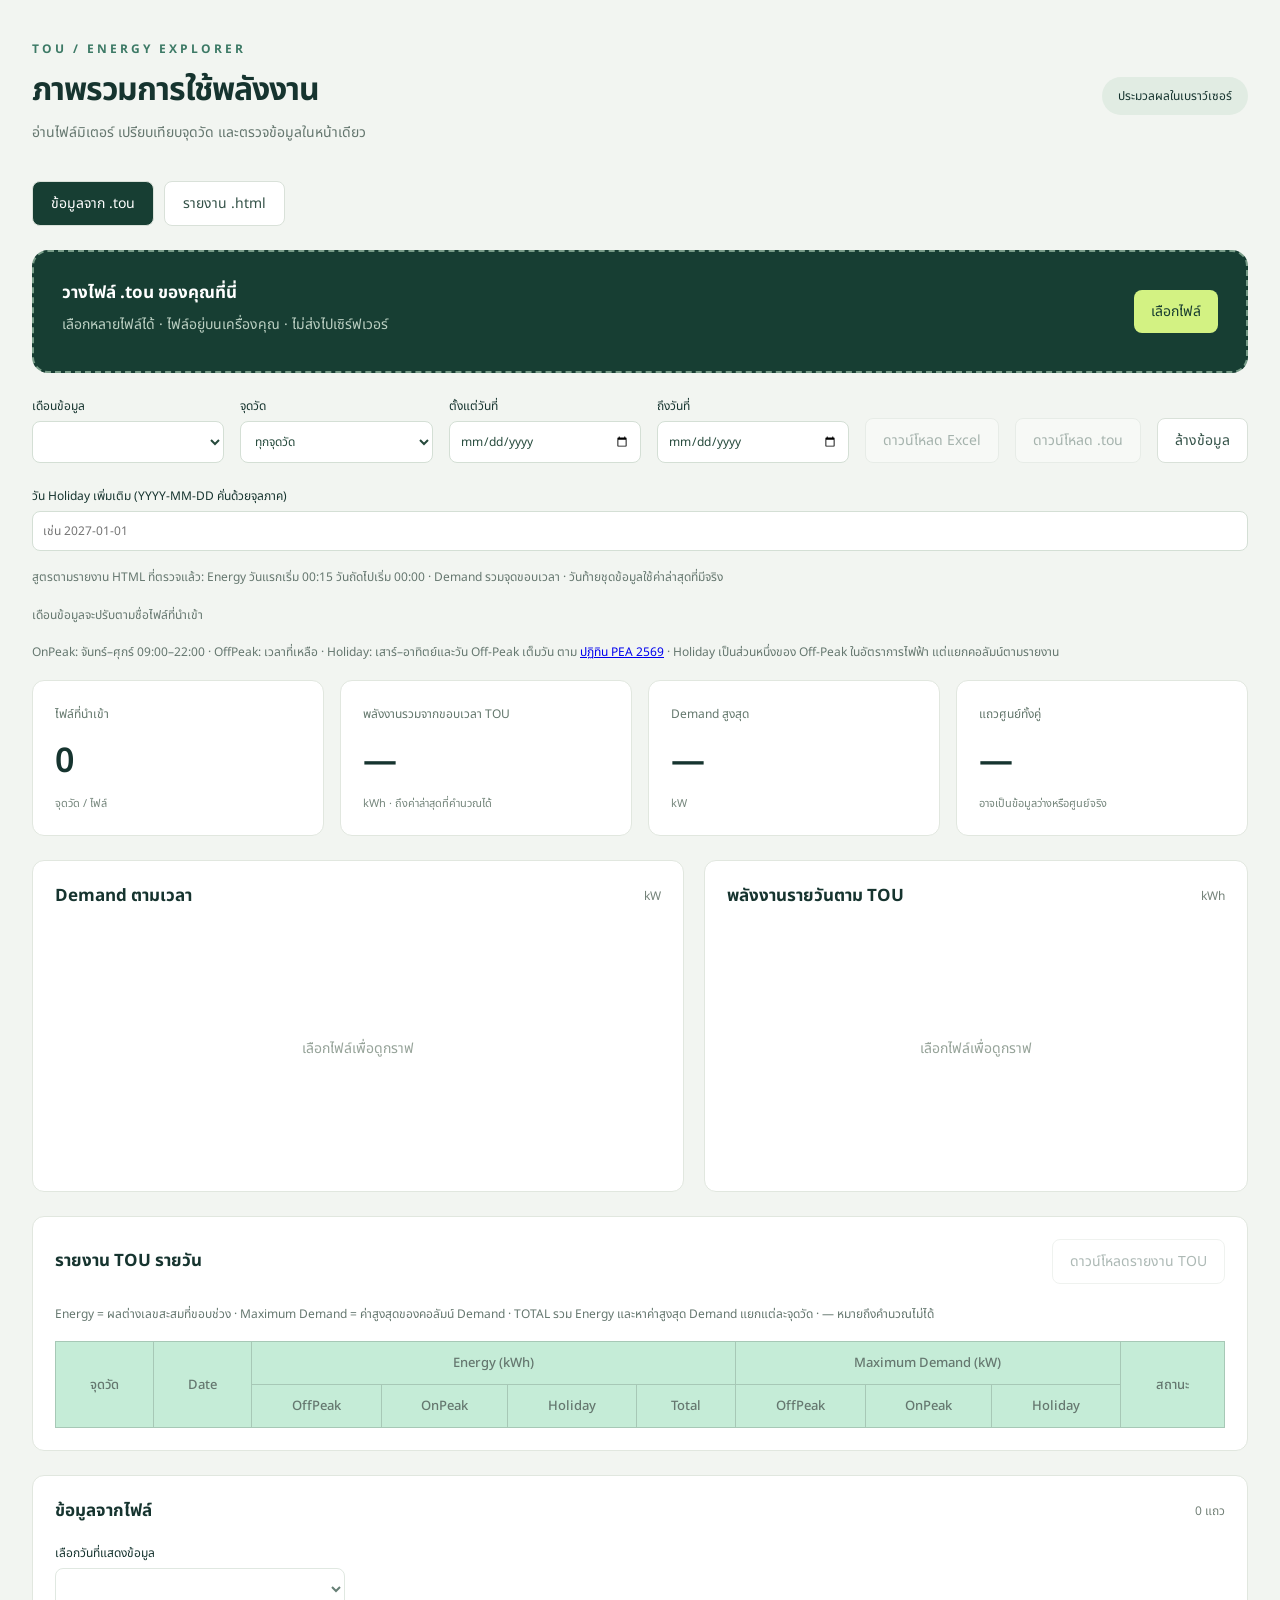
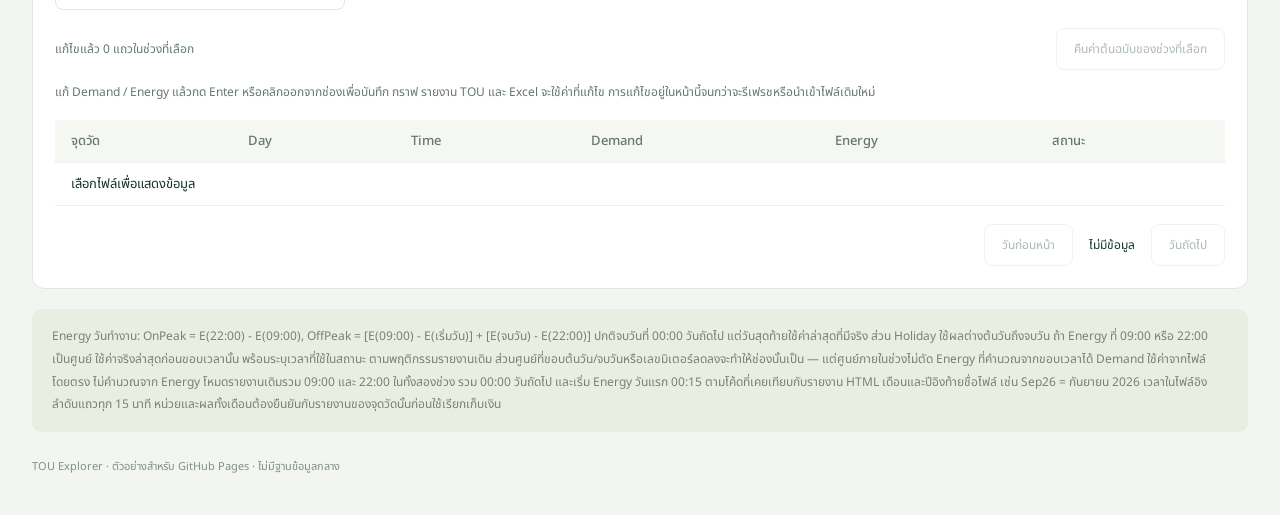
<file: index.html>
<!doctype html>
<html lang="th"><head><meta charset="utf-8"><meta name="viewport" content="width=device-width,initial-scale=1"><title>TOU · Energy Dashboard</title><link rel="stylesheet" href="style.css"><style>.main-menu{display:flex;gap:10px;margin-bottom:24px}.main-menu a{padding:11px 18px;border-radius:8px;text-decoration:none;color:#345248;background:white;border:1px solid #d9e1d9}.main-menu a[aria-current]{background:#173e33;color:white}</style></head>
<body><main>
<header><div><div class="eyebrow">TOU / ENERGY EXPLORER</div><h1>ภาพรวมการใช้พลังงาน</h1><p>อ่านไฟล์มิเตอร์ เปรียบเทียบจุดวัด และตรวจข้อมูลในหน้าเดียว</p></div><span class="badge">ประมวลผลในเบราว์เซอร์</span></header>
<nav class="main-menu" aria-label="เมนูหลัก"><a href="index.html" aria-current="page">ข้อมูลจาก .tou</a><a href="html-report.html">รายงาน .html</a></nav>
<section id="drop" class="upload"><div><h2>วางไฟล์ .tou ของคุณที่นี่</h2><p>เลือกหลายไฟล์ได้ · ไฟล์อยู่บนเครื่องคุณ · ไม่ส่งไปเซิร์ฟเวอร์</p></div><div class="actions"><label class="button">เลือกไฟล์<input id="files" type="file" accept=".tou" multiple hidden></label></div></section>
<p id="message" role="status" aria-live="polite"></p>
<section class="filters"><label>เดือนข้อมูล<select id="period"></select></label><label>จุดวัด<select id="meter"><option value="all">ทุกจุดวัด</option></select></label><label>ตั้งแต่วันที่<input type="date" id="from"></label><label>ถึงวันที่<input type="date" id="to"></label><button id="export" class="secondary">ดาวน์โหลด Excel</button><button id="touExport" class="secondary" title="ส่งออกทั้งไฟล์พร้อมค่าที่แก้ไข ไม่ตัดตามช่วงวันที่">ดาวน์โหลด .tou</button><button id="clear" class="secondary">ล้างข้อมูล</button></section>
<section class="tou-options"><label>วัน Holiday เพิ่มเติม (YYYY-MM-DD คั่นด้วยจุลภาค)<input id="holidays" placeholder="เช่น 2027-01-01"></label></section><p class="rule">สูตรตามรายงาน HTML ที่ตรวจแล้ว: Energy วันแรกเริ่ม 00:15 วันถัดไปเริ่ม 00:00 · Demand รวมจุดขอบเวลา · วันท้ายชุดข้อมูลใช้ค่าล่าสุดที่มีจริง</p><p id="periodInfo" class="rule"></p><p class="rule">OnPeak: จันทร์–ศุกร์ 09:00–22:00 · OffPeak: เวลาที่เหลือ · Holiday: เสาร์–อาทิตย์และวัน Off-Peak เต็มวัน ตาม <a href="https://www.pea.co.th/sites/default/files/users/user36/Off-Peak_Calendar_2569_0.jpg" target="_blank" rel="noopener">ปฏิทิน PEA 2569</a> · Holiday เป็นส่วนหนึ่งของ Off-Peak ในอัตราการไฟฟ้า แต่แยกคอลัมน์ตามรายงาน</p><p id="calendarWarning" role="status"></p><section class="cards"><article><span>ไฟล์ที่นำเข้า</span><strong id="count">0</strong><small>จุดวัด / ไฟล์</small></article><article><span>พลังงานรวมจากขอบเวลา TOU</span><strong id="energy">—</strong><small>kWh · ถึงค่าล่าสุดที่คำนวณได้</small></article><article><span>Demand สูงสุด</span><strong id="peak">—</strong><small id="peakAt">kW</small></article><article><span>แถวศูนย์ทั้งคู่</span><strong id="gaps">—</strong><small>อาจเป็นข้อมูลว่างหรือศูนย์จริง</small></article></section>
<section class="charts"><article class="panel"><div class="panelhead"><h2>Demand ตามเวลา</h2><span>kW</span></div><div id="demandChart" class="chart"></div></article><article class="panel"><div class="panelhead"><h2>พลังงานรายวันตาม TOU</h2><span>kWh</span></div><div id="energyChart" class="chart"></div></article></section>
<section class="panel daily-panel"><div class="panelhead"><h2>รายงาน TOU รายวัน</h2><button id="dailyExport" class="secondary">ดาวน์โหลดรายงาน TOU</button></div><p class="rule">Energy = ผลต่างเลขสะสมที่ขอบช่วง · Maximum Demand = ค่าสูงสุดของคอลัมน์ Demand · TOTAL รวม Energy และหาค่าสูงสุด Demand แยกแต่ละจุดวัด · — หมายถึงคำนวณไม่ได้</p><div class="tablewrap"><table class="tou-table"><thead><tr><th rowspan="2">จุดวัด</th><th rowspan="2">Date</th><th colspan="4">Energy (kWh)</th><th colspan="3">Maximum Demand (kW)</th><th rowspan="2">สถานะ</th></tr><tr><th>OffPeak</th><th>OnPeak</th><th>Holiday</th><th>Total</th><th>OffPeak</th><th>OnPeak</th><th>Holiday</th></tr></thead><tbody id="dailyTable"></tbody></table></div></section><section class="panel"><div class="panelhead"><h2>ข้อมูลจากไฟล์</h2><span id="rowsCount">0 แถว</span></div><div class="day-toolbar"><label>เลือกวันที่แสดงข้อมูล<select id="rawDay"></select></label><span id="dayRowsCount"></span></div><div class="edit-toolbar"><span id="editCount">แก้ไขแล้ว 0 แถว</span><button id="restore" class="secondary" disabled>คืนค่าต้นฉบับของช่วงที่เลือก</button></div><p class="rule">แก้ Demand / Energy แล้วกด Enter หรือคลิกออกจากช่องเพื่อบันทึก กราฟ รายงาน TOU และ Excel จะใช้ค่าที่แก้ไข การแก้ไขอยู่ในหน้านี้จนกว่าจะรีเฟรชหรือนำเข้าไฟล์เดิมใหม่</p><p id="editMessage" role="status" aria-live="polite"></p><div class="tablewrap"><table><thead><tr><th>จุดวัด</th><th>Day</th><th>Time</th><th>Demand</th><th>Energy</th><th>สถานะ</th></tr></thead><tbody id="table"></tbody></table></div><div class="pager"><button id="prev" class="secondary">วันก่อนหน้า</button><span id="page">—</span><button id="next" class="secondary">วันถัดไป</button></div></section>
<aside>Energy วันทำงาน: OnPeak = E(22:00) − E(09:00), OffPeak = [E(09:00) − E(เริ่มวัน)] + [E(จบวัน) − E(22:00)] ปกติจบวันที่ 00:00 วันถัดไป แต่วันสุดท้ายใช้ค่าล่าสุดที่มีจริง ส่วน Holiday ใช้ผลต่างต้นวันถึงจบวัน ถ้า Energy ที่ 09:00 หรือ 22:00 เป็นศูนย์ ใช้ค่าจริงล่าสุดก่อนขอบเวลานั้น พร้อมระบุเวลาที่ใช้ในสถานะ ตามพฤติกรรมรายงานเดิม ส่วนศูนย์ที่ขอบต้นวัน/จบวันหรือเลขมิเตอร์ลดลงจะทำให้ช่องนั้นเป็น — แต่ศูนย์ภายในช่วงไม่ตัด Energy ที่คำนวณจากขอบเวลาได้ Demand ใช้ค่าจากไฟล์โดยตรง ไม่คำนวณจาก Energy โหมดรายงานเดิมรวม 09:00 และ 22:00 ในทั้งสองช่วง รวม 00:00 วันถัดไป และเริ่ม Energy วันแรก 00:15 ตามโค้ดที่เคยเทียบกับรายงาน HTML เดือนและปีอิงท้ายชื่อไฟล์ เช่น Sep26 = กันยายน 2026 เวลาในไฟล์อิงลำดับแถวทุก 15 นาที หน่วยและผลทั้งเดือนต้องยืนยันกับรายงานของจุดวัดนั้นก่อนใช้เรียกเก็บเงิน</aside>
<footer>TOU Explorer · ตัวอย่างสำหรับ GitHub Pages · ไม่มีฐานข้อมูลกลาง</footer>
</main><script type="module" src="app.js?v=20261027-boundary2"></script></body></html>
</file>
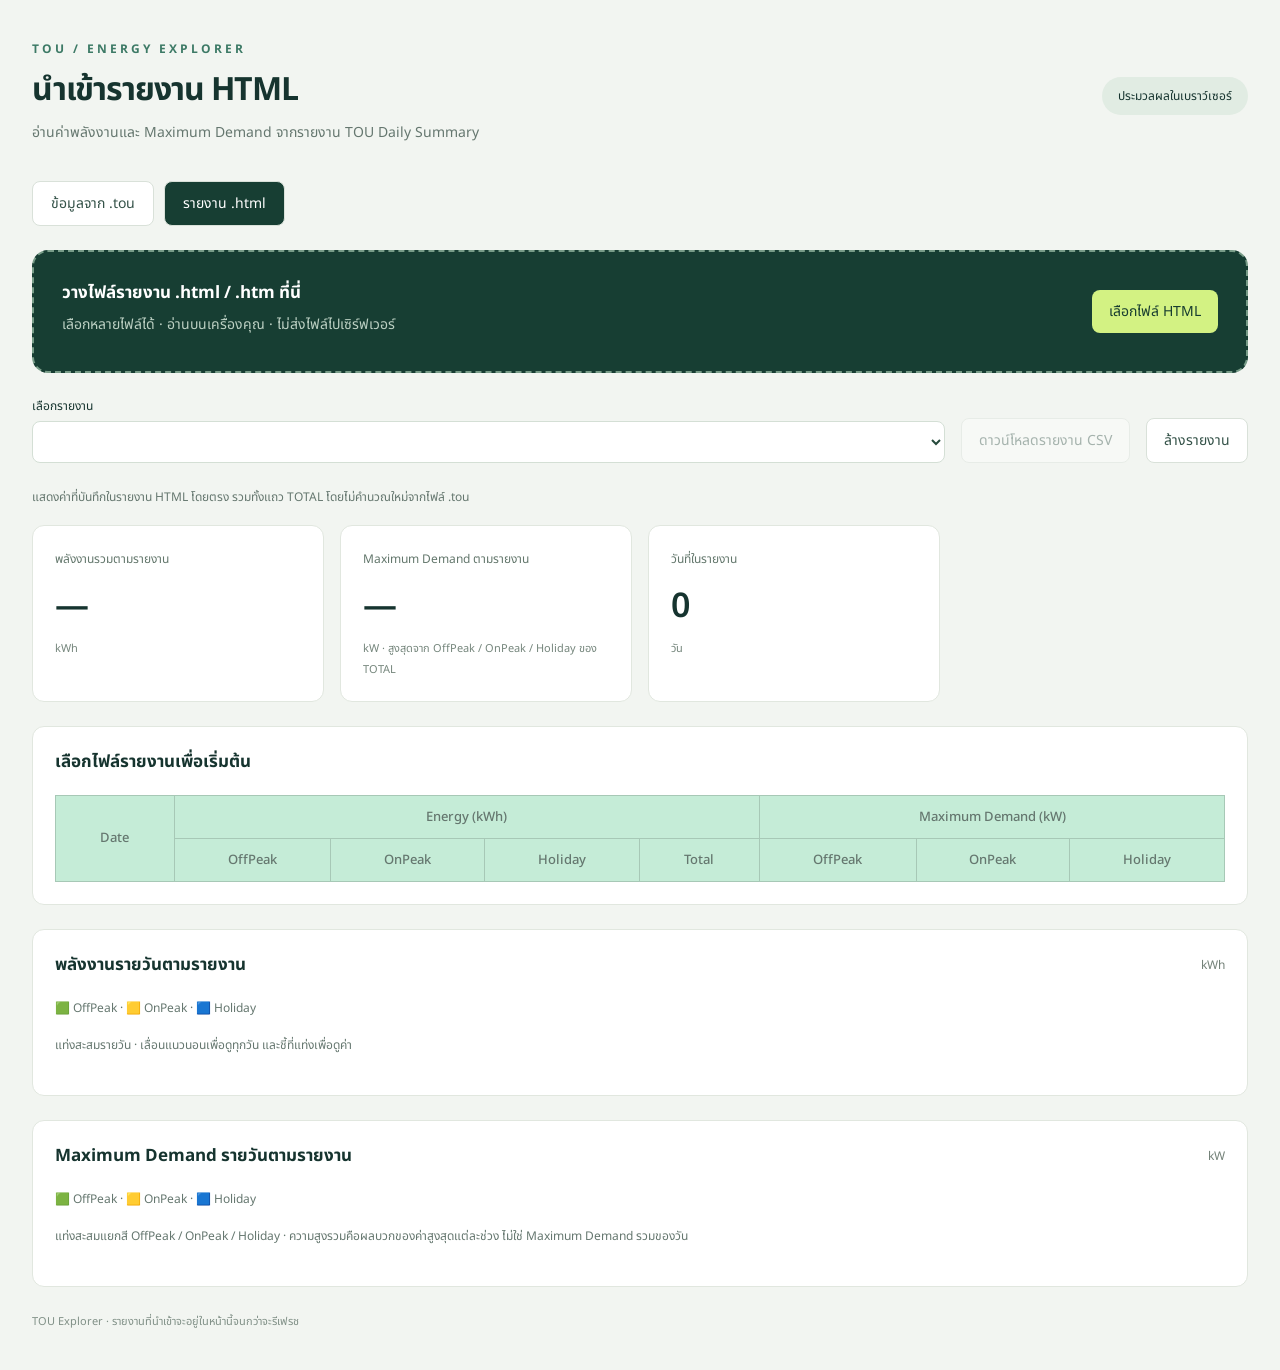
<file: html-report.html>
<!doctype html>
<html lang="th"><head><meta charset="utf-8"><meta name="viewport" content="width=device-width,initial-scale=1"><title>TOU · รายงาน HTML</title><link rel="stylesheet" href="style.css"><style>.menu{display:flex;gap:10px;margin-bottom:24px}.menu a{padding:11px 18px;border-radius:8px;text-decoration:none;color:#345248;background:white;border:1px solid #d9e1d9}.menu a[aria-current]{background:#173e33;color:white}.energy-day{display:grid;grid-template-columns:30px 1fr 80px;gap:12px;align-items:center;margin:8px 0;font-size:12px}.energy-stack{display:flex;height:15px;background:#f2f5f1;border-radius:3px;overflow:hidden}.energy-stack i{display:block;height:100%}.energy-day>span:last-child{text-align:right}.report-chart{overflow-x:auto}.report-chart svg{display:block;width:100%;height:310px}</style></head>
<body><main><header><div><div class="eyebrow">TOU / ENERGY EXPLORER</div><h1>นำเข้ารายงาน HTML</h1><p>อ่านค่าพลังงานและ Maximum Demand จากรายงาน TOU Daily Summary</p></div><span class="badge">ประมวลผลในเบราว์เซอร์</span></header>
<nav class="menu" aria-label="เมนูหลัก"><a href="index.html">ข้อมูลจาก .tou</a><a href="html-report.html" aria-current="page">รายงาน .html</a></nav>
<section id="htmlDrop" class="upload"><div><h2>วางไฟล์รายงาน .html / .htm ที่นี่</h2><p>เลือกหลายไฟล์ได้ · อ่านบนเครื่องคุณ · ไม่ส่งไฟล์ไปเซิร์ฟเวอร์</p></div><label class="button">เลือกไฟล์ HTML<input id="htmlFiles" type="file" accept=".html,.htm" multiple hidden></label></section>
<p id="htmlMessage" role="status" style="white-space:pre-line"></p><section class="filters"><label>เลือกรายงาน<select id="reportSelect"></select></label><button id="htmlExport" class="secondary">ดาวน์โหลดรายงาน CSV</button><button id="htmlClear" class="secondary">ล้างรายงาน</button></section>
<p class="rule">แสดงค่าที่บันทึกในรายงาน HTML โดยตรง รวมทั้งแถว TOTAL โดยไม่คำนวณใหม่จากไฟล์ .tou</p>
<section class="cards"><article><span>พลังงานรวมตามรายงาน</span><strong id="htmlEnergy">—</strong><small>kWh</small></article><article><span>Maximum Demand ตามรายงาน</span><strong id="htmlDemand">—</strong><small>kW · สูงสุดจาก OffPeak / OnPeak / Holiday ของ TOTAL</small></article><article><span>วันที่ในรายงาน</span><strong id="htmlDays">0</strong><small>วัน</small></article></section>
<section class="panel daily-panel"><div class="panelhead"><h2 id="reportName">เลือกไฟล์รายงานเพื่อเริ่มต้น</h2></div><div class="tablewrap"><table class="tou-table"><thead><tr><th rowspan="2">Date</th><th colspan="4">Energy (kWh)</th><th colspan="3">Maximum Demand (kW)</th></tr><tr><th>OffPeak</th><th>OnPeak</th><th>Holiday</th><th>Total</th><th>OffPeak</th><th>OnPeak</th><th>Holiday</th></tr></thead><tbody id="reportBody"></tbody></table></div></section>
<section class="panel"><div class="panelhead"><h2>พลังงานรายวันตามรายงาน</h2><span>kWh</span></div><p class="rule">🟩 OffPeak · 🟨 OnPeak · 🟦 Holiday</p><p class="rule">แท่งสะสมรายวัน · เลื่อนแนวนอนเพื่อดูทุกวัน และชี้ที่แท่งเพื่อดูค่า</p><div id="energyBars" class="report-chart"></div></section><section class="panel" style="margin-top:24px"><div class="panelhead"><h2>Maximum Demand รายวันตามรายงาน</h2><span>kW</span></div><p class="rule">🟩 OffPeak · 🟨 OnPeak · 🟦 Holiday</p><p class="rule">แท่งสะสมแยกสี OffPeak / OnPeak / Holiday · ความสูงรวมคือผลบวกของค่าสูงสุดแต่ละช่วง ไม่ใช่ Maximum Demand รวมของวัน</p><div id="demandBars" class="report-chart"></div></section><footer>TOU Explorer · รายงานที่นำเข้าจะอยู่ในหน้านี้จนกว่าจะรีเฟรช</footer>
</main><script type="module" src="html-report.mjs?v=3"></script></body></html>
</file>
<file: style.css>
@import url('https://fonts.googleapis.com/css2?family=Noto+Sans+Thai:wght@400;500;600;700&display=swap');
:root{font-family:'Noto Sans Thai',sans-serif;color:#16342f;background:#f2f5f1;font-size:14px}*{box-sizing:border-box}body{margin:0}main{max-width:1280px;margin:auto;padding:40px 32px}header{display:flex;justify-content:space-between;align-items:center;margin-bottom:30px}h1{font-size:32px;letter-spacing:-1px;margin:8px 0}h2{font-size:17px;margin:0}p{color:#65776f;margin:8px 0}.eyebrow{font-size:12px;letter-spacing:3px;color:#3d7a66;font-weight:700}.badge{background:#e1ece3;padding:10px 16px;border-radius:30px;font-size:12px}.upload{display:flex;align-items:center;justify-content:space-between;background:#173e33;color:white;border:2px dashed #789c88;border-radius:16px;padding:28px}.upload p{color:#bcd0c3}.upload.over{background:#285e4c}.actions{display:flex;gap:10px;flex-wrap:wrap}button,.button{font:inherit;border:0;border-radius:8px;background:#d3f283;color:#183d30;cursor:pointer;padding:11px 17px;display:inline-block}button.secondary{background:white;border:1px solid #d9e1d9;color:#345248}button:hover,.button:hover{filter:brightness(.95)}button:disabled{opacity:.4;cursor:default}input,select{font:inherit;border:1px solid #d4dfd5;border-radius:8px;padding:10px;background:white;color:#264a3c;width:100%}.filters{display:flex;gap:16px;align-items:end;margin:24px 0}.filters label{flex:1;display:grid;gap:6px;font-size:12px}.cards{display:grid;grid-template-columns:repeat(4,1fr);gap:16px;margin-bottom:24px}.cards article{background:white;border:1px solid #e1e7df;border-radius:12px;padding:22px}.cards span{font-size:12px;color:#63776c}.cards strong{display:block;font-size:34px;margin:12px 0 5px;font-weight:600}.cards small{color:#75867c;font-size:11px}.charts{display:grid;grid-template-columns:1.2fr 1fr;gap:20px;margin-bottom:24px}.panel{background:white;border:1px solid #e1e7df;border-radius:12px;padding:22px}.panelhead{display:flex;justify-content:space-between;align-items:center;margin-bottom:20px}.panelhead span{font-size:12px;color:#738178}.chart{min-height:240px}.chart svg{width:100%;height:240px;overflow:visible}.legend{display:flex;gap:14px;flex-wrap:wrap;font-size:11px;color:#63776c;margin-top:10px}.legend i{width:9px;height:9px;display:inline-block;border-radius:50%;margin-right:5px}.empty{height:240px;display:grid;place-items:center;color:#96a399}.tablewrap{overflow:auto}table{width:100%;border-collapse:collapse;font-size:13px}th{text-align:left;font-weight:500;background:#f5f7f3;color:#65776f}th,td{padding:11px 16px;border-bottom:1px solid #edf0e9;white-space:nowrap}td:nth-child(4),td:nth-child(5){font-variant-numeric:tabular-nums}.status{font-size:11px;color:#6b7e70}.warn{color:#a67524}.pager{display:flex;gap:16px;justify-content:flex-end;align-items:center;margin-top:18px;font-size:12px}aside{font-size:12px;line-height:1.9;color:#7a8073;background:#e9eee3;border-radius:10px;padding:16px 20px;margin-top:20px}footer{font-size:11px;color:#809087;margin-top:26px}#message{font-size:12px;white-space:pre-line}button:focus-visible,.button:focus-visible,input:focus-visible,select:focus-visible{outline:3px solid #8fb970;outline-offset:3px}@media(max-width:800px){main{padding:22px 16px}header,.upload{display:block}.badge{display:inline-block;margin-top:12px}.actions{margin-top:16px}.filters{flex-wrap:wrap}.filters label{flex-basis:28%}.cards{grid-template-columns:repeat(2,1fr)}.charts{grid-template-columns:1fr}h1{font-size:26px}.cards article{padding:16px}.cards strong{font-size:28px}}

.tou-options{display:flex;gap:16px;margin:16px 0}.tou-options label{flex:1;font-size:12px;display:grid;gap:6px}.rule{font-size:12px;line-height:1.8;margin:0 0 16px}.daily-panel{margin-bottom:24px}.tou-table th{text-align:center;background:#c5ecd7;border:1px solid #a7c8b6}.tou-table td{padding:7px 10px;border:1px solid #dce3db;text-align:right}.tou-table td:first-child,.tou-table td:nth-child(2),.tou-table td:last-child{text-align:left}.tou-table tr.holiday{background:#f1f6ec}.tou-table tr.total{background:#e1e7db;font-weight:700}.tou-table tr.partial{color:#8a681a}#calendarWarning{font-size:12px;color:#956720}@media(max-width:800px){.tou-options{flex-direction:column}}

.reading-input{width:150px;min-width:110px;padding:7px 9px;font-variant-numeric:tabular-nums;background:#f9fbf7}.reading-input.edited{background:#fff5d9;border-color:#cba250}.edit-toolbar{display:flex;justify-content:space-between;align-items:center;gap:16px;margin-bottom:12px;font-size:12px;color:#627b6b}#editMessage{font-size:12px;color:#38735a}

.day-toolbar{display:flex;gap:18px;align-items:end;margin-bottom:18px}.day-toolbar label{display:grid;gap:6px;font-size:12px;width:290px}.day-toolbar span{font-size:12px;color:#6c8073;padding-bottom:12px}

.filters{flex-wrap:wrap}.filters label{min-width:150px}
</file>
